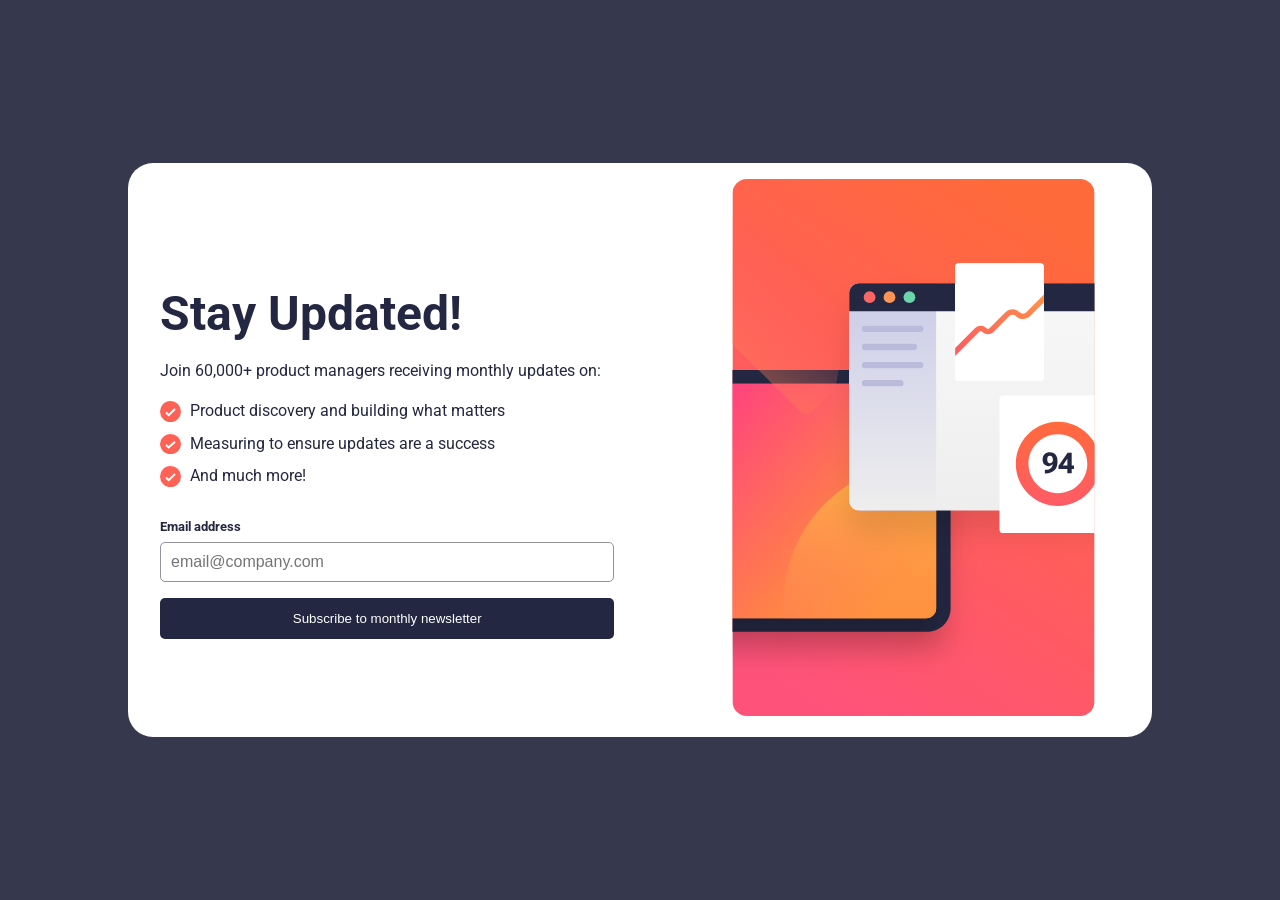
<file: index.html>
<!DOCTYPE html>
<html lang="en">
<head>
    <meta charset="UTF-8">
    <meta name="viewport" content="width=device-width, initial-scale=1.0">
    <meta name="author" content="Aayush">
    <title>Frontend Mentor | Newsletter sign-up form with success message</title>

    <link rel="icon" type="image/png" sizes="32x32" href="./images/images/favicon-32x32.png">
    <link rel="preconnect" href="https://fonts.googleapis.com">
    <link rel="preconnect" href="https://fonts.gstatic.com" crossorigin>
    <link href="https://fonts.googleapis.com/css2?family=Roboto:ital,wght@0,100;0,300;0,400;0,500;0,700;0,900;1,100;1,300;1,400;1,500;1,700;1,900&display=swap" rel="stylesheet">

    <link rel="stylesheet" href="./styles/active-hover-error-states-styles.css">
    <link rel="stylesheet" href="" id="main-style">
    <script src="./scripts/add-styles.js"></script>
</head>
<body>
    <main>
        <div class="image">
            <img src="./images/images/illustration-sign-up-desktop.svg" alt="Illustration sign up image">
        </div>
        <div class="text-content">
            <h1>Stay Updated!</h1>
            <p>Join 60,000+ product managers receiving monthly updates on:</p>

            <ul>
                <li>Product discovery and building what matters</li>
                <li>Measuring to ensure updates are a success</li>
                <li>And much more!</li>
            </ul>

            <form name="form">
                <label for="email"><span>Email address</span> <span class="error-message"></span></label>
                <input type="text" name="email" placeholder="email@company.com" id="email" class="">
                <button type="submit">Subscribe to monthly newsletter</button>
            </form>
        </div>
    </main>
    <script src="./scripts/script.js"></script>
</body>
</html>
</file>
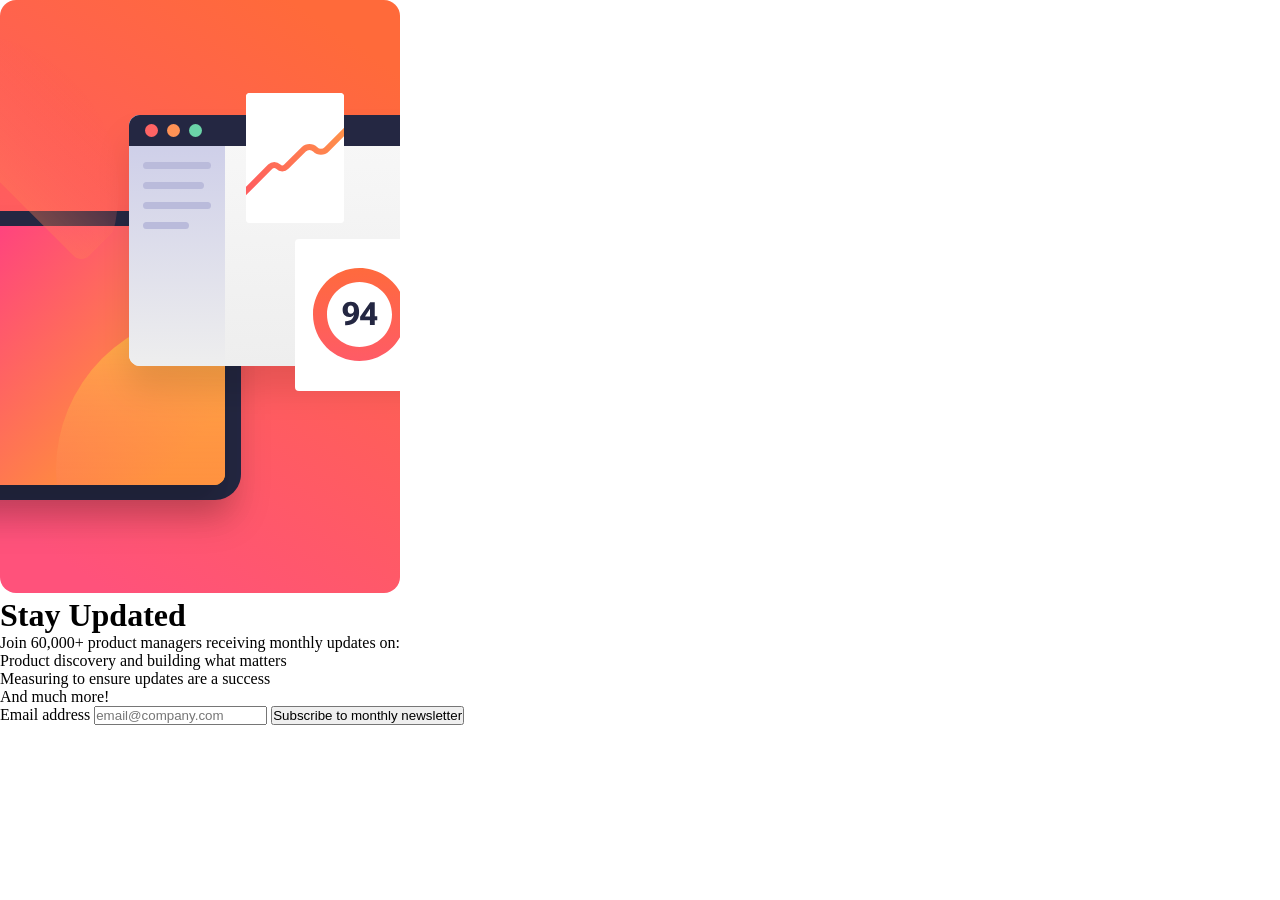
<file: images/index.html>
<!DOCTYPE html>
<html lang="en">
<head>
    <meta charset="UTF-8">
    <meta name="viewport" content="width=device-width, initial-scale=1.0">
    <title>Frontend Mentor | Newsletter sign-up form with success message</title>

    <link rel="preconnect" href="https://fonts.googleapis.com">
    <link rel="preconnect" href="https://fonts.gstatic.com" crossorigin>
    <link href="https://fonts.googleapis.com/css2?family=Roboto:ital,wght@0,100;0,300;0,400;0,500;0,700;0,900;1,100;1,300;1,400;1,500;1,700;1,900&display=swap" rel="stylesheet">
    <link rel="stylesheet" href="./styles/style.css">
</head>
<body>
    <main>
        <div class="image">
            <img src="./images/illustration-sign-up-desktop.svg" alt="Illustration sign up image">
        </div>
        <div class="text-content">
            <h1>Stay Updated</h1>
            <p>Join 60,000+ product managers receiving monthly updates on:</p>

            <ul>
                <li>Product discovery and building what matters</li>
                <li>Measuring to ensure updates are a success</li>
                <li>And much more!</li>
            </ul>

            <form>
                <label for="email">Email address</label>
                <input type="email" placeholder="email@company.com" id="email">
                <button>Subscribe to monthly newsletter</button>
            </form>
        </div>
    </main>
</body>
</html>
</file>
<file: styles/active-hover-error-states-styles.css>
/* This stylesheet is for active and hover states for form elements */

* {
    margin: 0;
    padding: 0;
    box-sizing: border-box;
}

:root {
    --Tomato: hsl(4, 100%, 67%);
    --Red : hsl(0, 100%, 50%);
    --Dark-Slate-Grey: hsl(234, 29%, 20%);
    --Charcoal-Grey: hsl(235, 18%, 26%);
    --RedBackground: rgba(255, 125, 125, 0.397);
}

button:hover {
    cursor: pointer;
    background-color: var(--Red);
    box-shadow: 0 15px 2rem 0.1rem var(--Tomato);
}

#email:active, #email:focus {
    border-color: var(--Dark-Slate-Grey);
    outline: 0;
}

.show-error {
    border: 1px solid var(--Red) !important;
    color: var(--Red) !important;
    background-color: var(--RedBackground);
}
</file>
<file: images/styles/style.css>
* {
    margin: 0;
    padding: 0;
    box-sizing: border-box;
}
</file>
